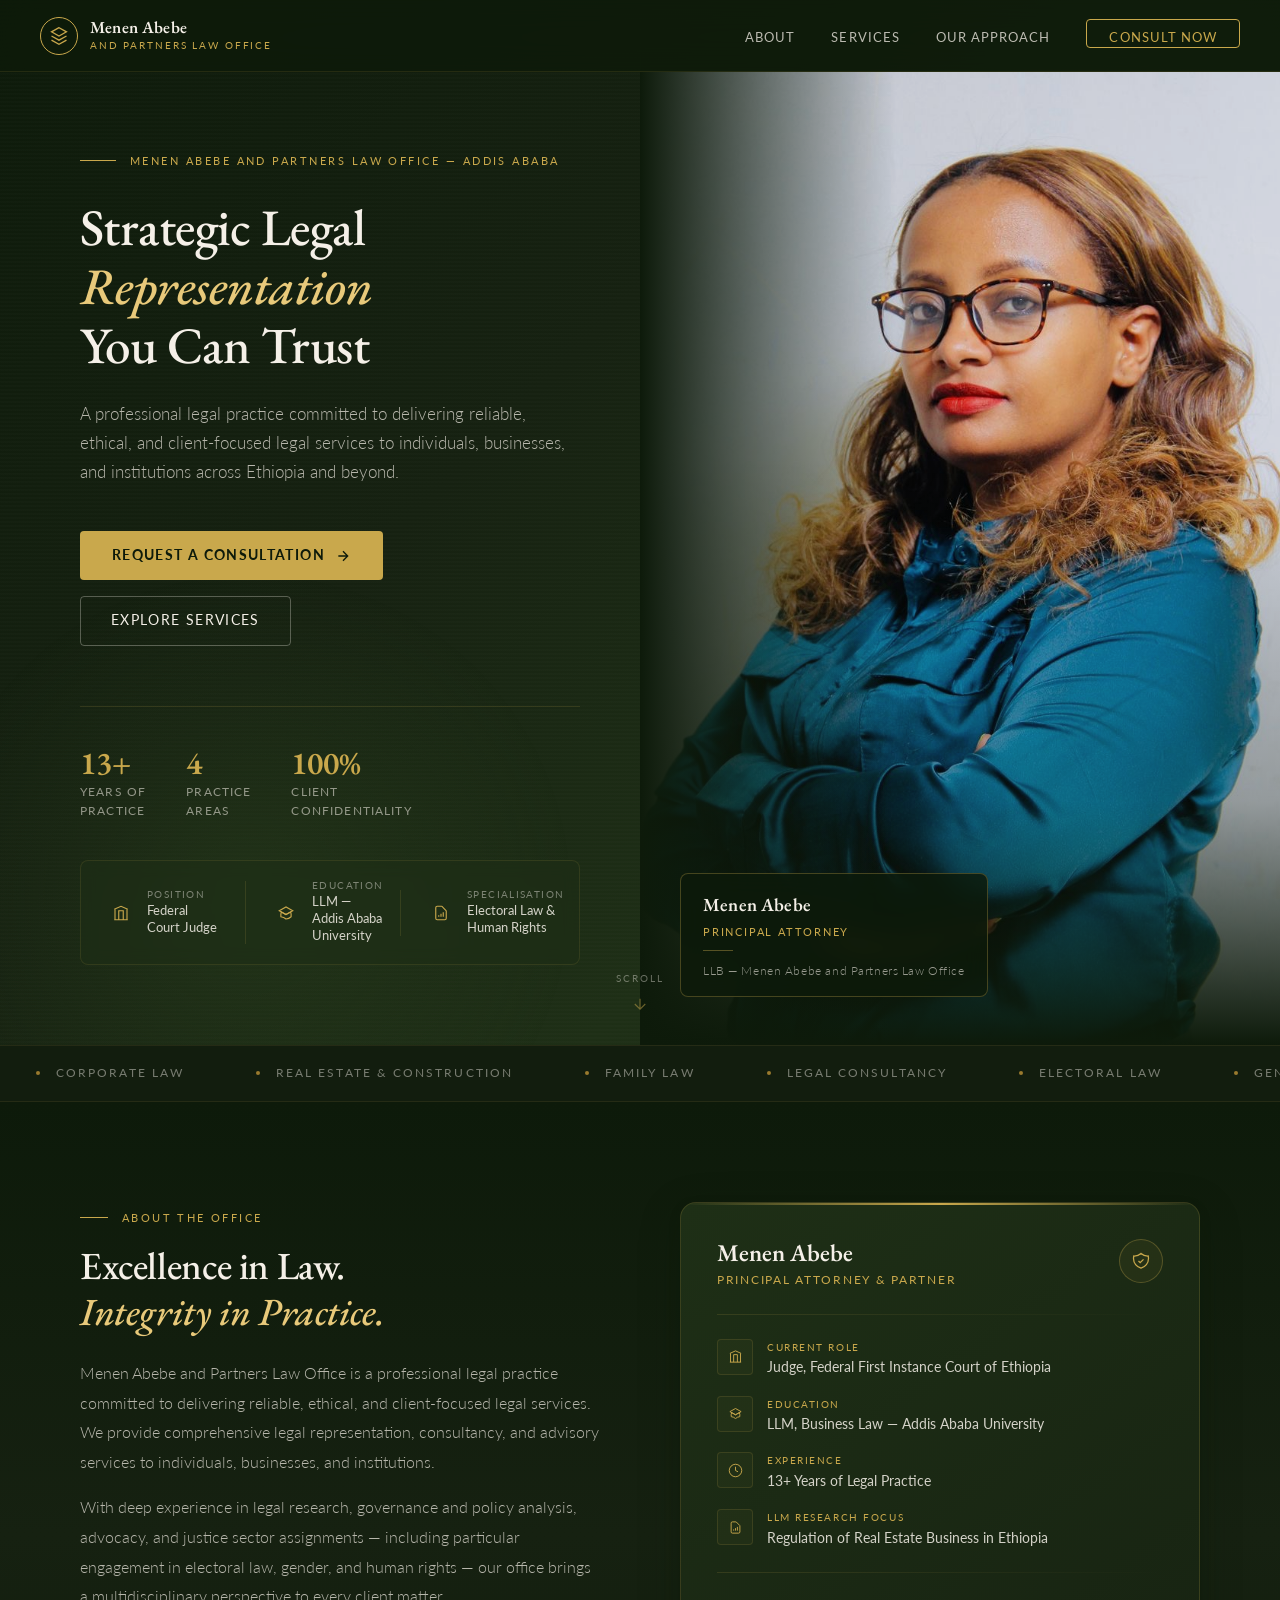
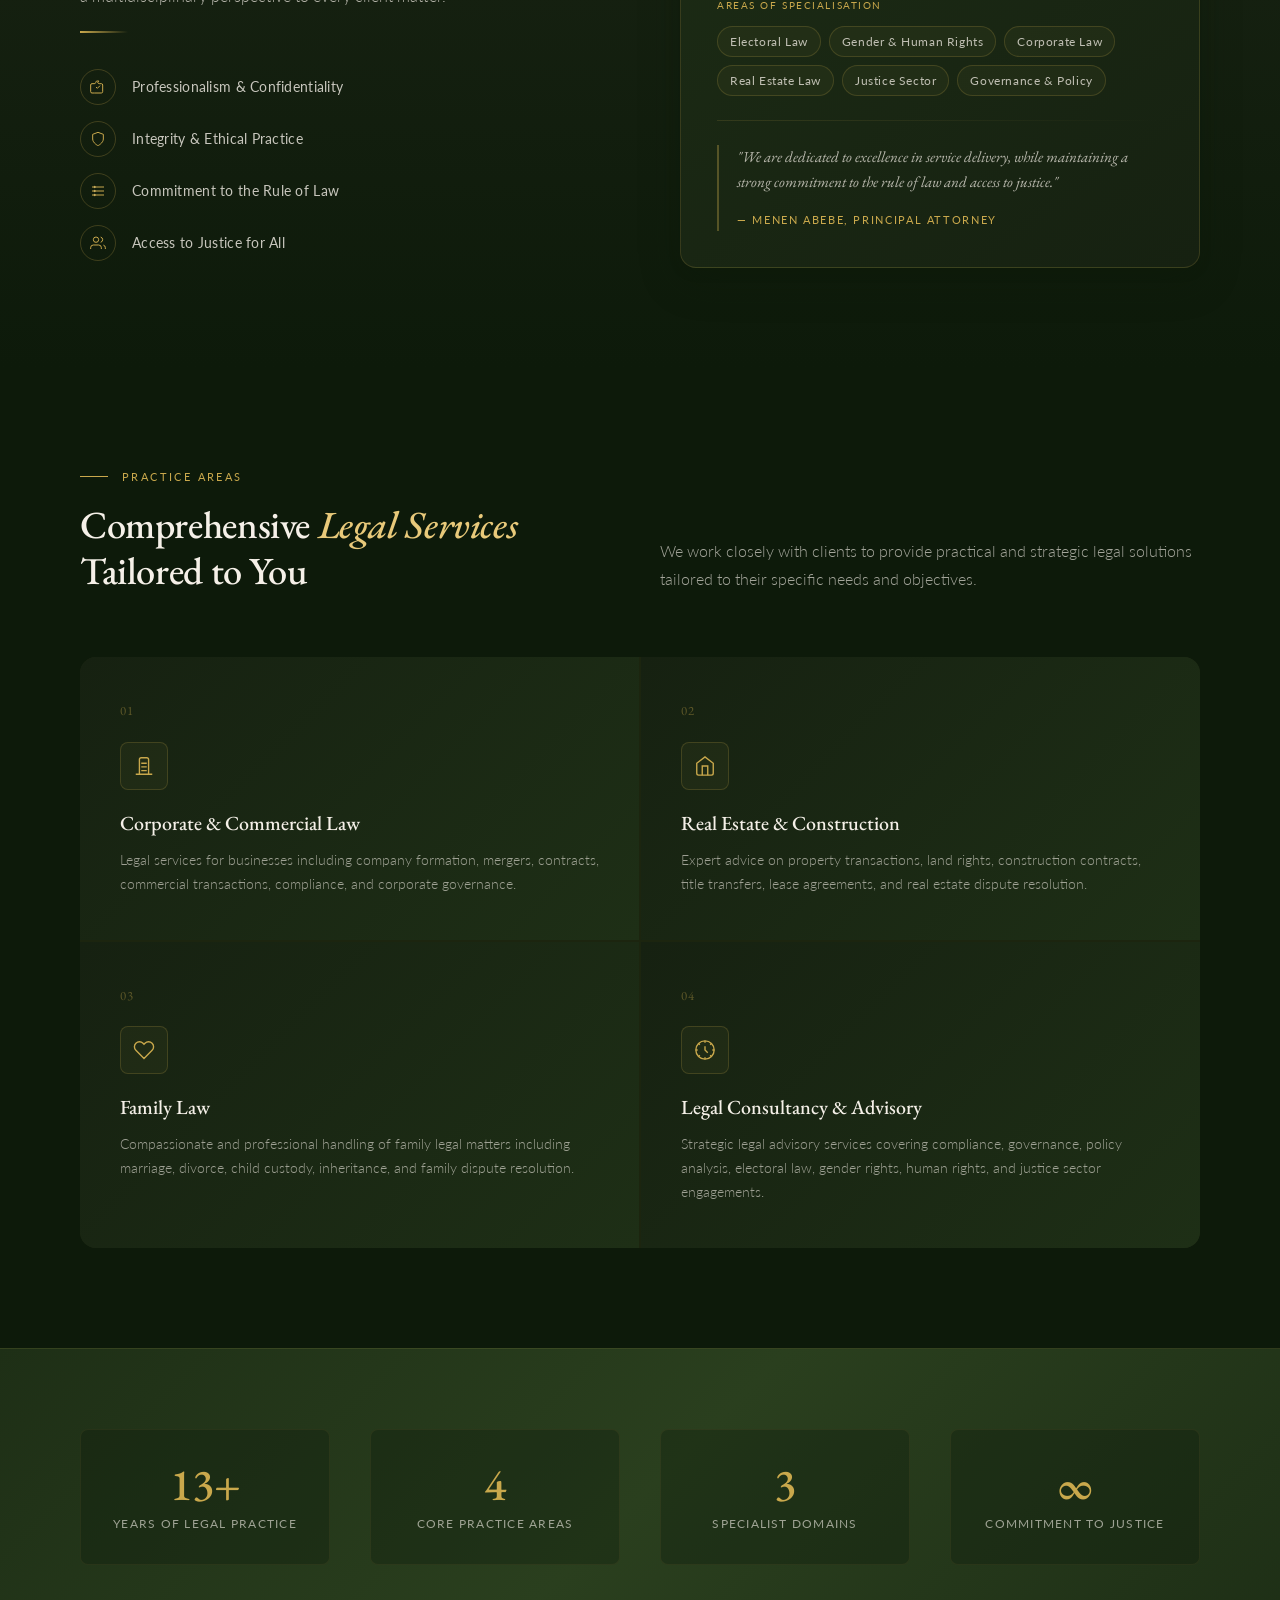
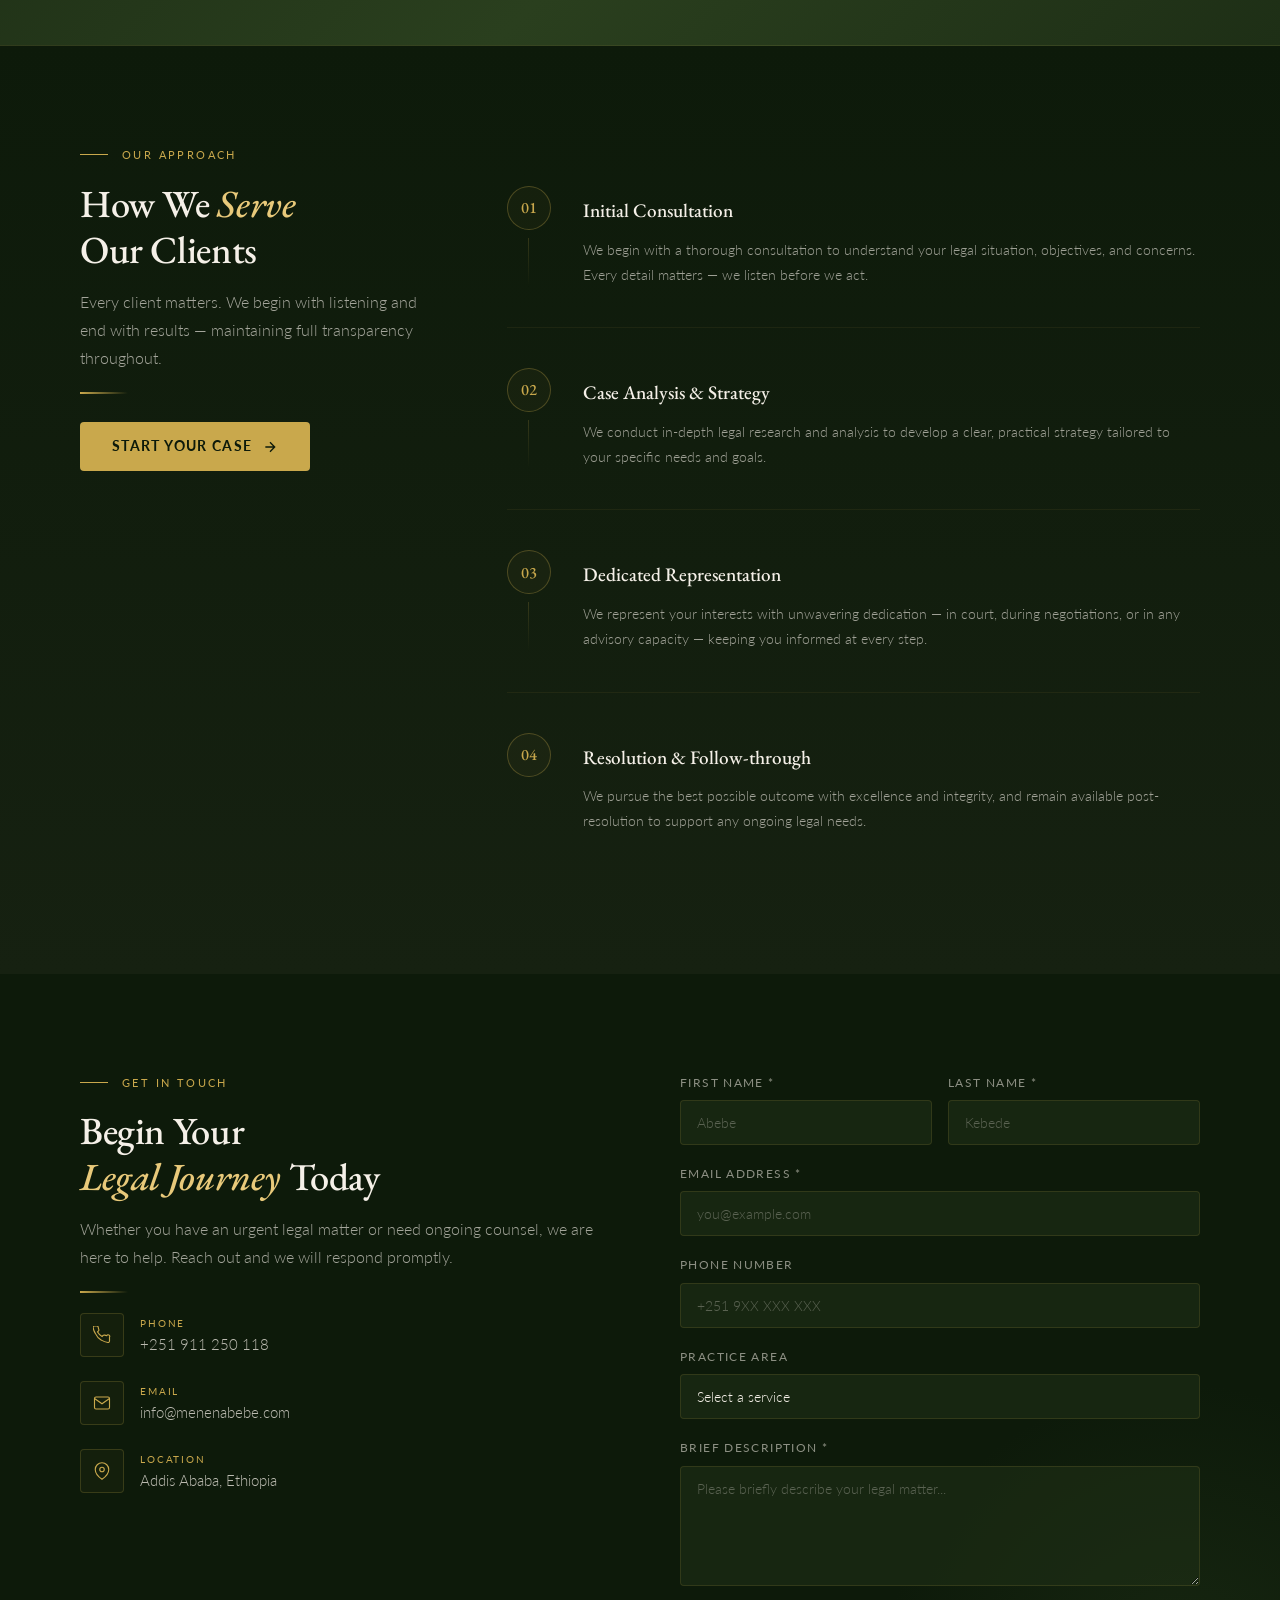
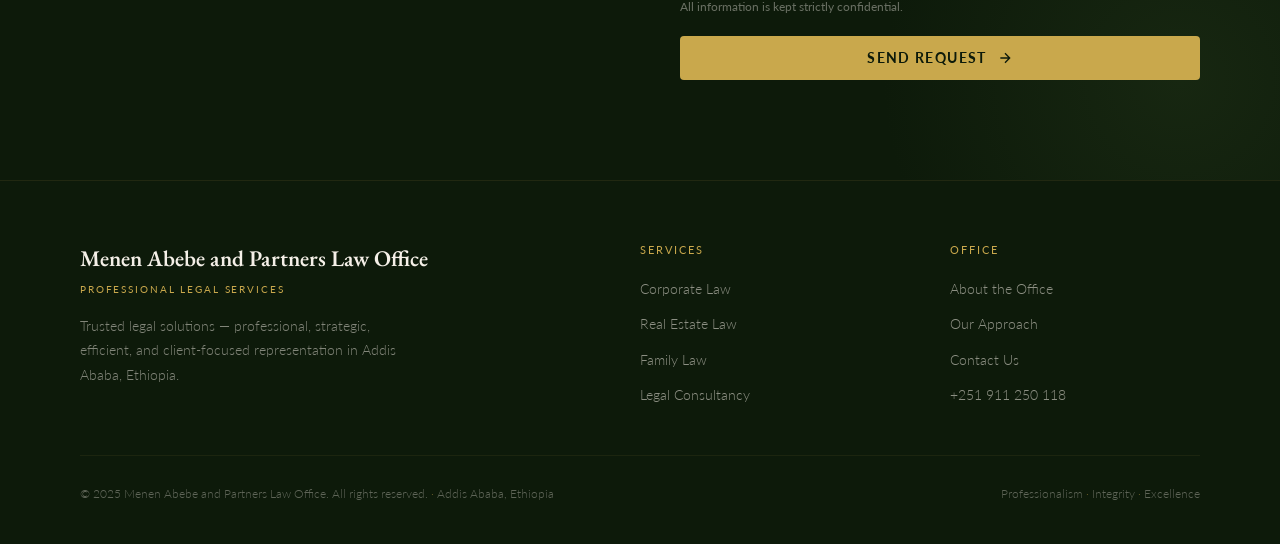
<file: index.html>
<!DOCTYPE html>

<html lang="en">
<head>
<meta charset="utf-8"/>
<meta content="width=device-width, initial-scale=1.0" name="viewport"/>
<title>Menen Abebe and Partners Law Office — Professional Legal Services</title>
<link href="https://fonts.googleapis.com" rel="preconnect"/>
<link crossorigin="" href="https://fonts.gstatic.com" rel="preconnect"/>
<link href="https://fonts.googleapis.com/css2?family=EB+Garamond:ital,wght@0,400;0,500;0,600;0,700;1,400;1,500&amp;family=Lato:wght@300;400;700&amp;display=swap" rel="stylesheet"/>

<link href="styles.css" rel="stylesheet"/></head>
<body>
<a class="skip-link" href="#main">Skip to main content</a>
<!-- NAVBAR -->
<nav aria-label="Main navigation" id="navbar" role="navigation">
<a aria-label="Menen Abebe and Partners Law Office - Home" class="nav-brand" href="#hero">
<div aria-hidden="true" class="nav-brand-icon">
<svg aria-hidden="true" viewbox="0 0 24 24">
<path d="M12 2L3 7l9 5 9-5-9-5z"></path>
<path d="M3 17l9 5 9-5M3 12l9 5 9-5"></path>
</svg>
</div>
<div class="nav-brand-text">
<span class="nav-brand-name">Menen Abebe</span>
<span class="nav-brand-sub">and Partners Law Office</span>
</div>
</a>
<ul class="nav-links" role="list">
<li><a href="#about">About</a></li>
<li><a href="#services">Services</a></li>
<li><a href="#approach">Our Approach</a></li>
<li><a class="nav-cta" href="#contact">Consult Now</a></li>
</ul>
<button aria-expanded="false" aria-label="Toggle mobile menu" class="nav-toggle" id="navToggle">
<span></span><span></span><span></span>
</button>
</nav>
<!-- MOBILE NAV -->
<div aria-label="Mobile navigation" class="mobile-nav" id="mobileNav" role="navigation">
<a href="#about" onclick="closeMobileNav()">About</a>
<a href="#services" onclick="closeMobileNav()">Services</a>
<a href="#approach" onclick="closeMobileNav()">Our Approach</a>
<a href="#contact" onclick="closeMobileNav()">Consult Now</a>
</div>
<main id="main">
<!-- HERO -->
<section aria-label="Hero section" id="hero">
<div aria-hidden="true" class="hero-bg"></div>
<div aria-hidden="true" class="hero-arc"></div>
<div aria-hidden="true" class="hero-arc-2"></div>
<div aria-hidden="true" class="hero-line"></div>
<div class="hero-content">
<div class="hero-eyebrow fade-in">
<div class="hero-eyebrow-line"></div>
<span class="hero-eyebrow-text">Menen Abebe and Partners Law Office — Addis Ababa</span>
</div>
<h1 class="hero-heading fade-in delay-1">
      Strategic Legal <em>Representation</em><br/>
      You Can Trust
    </h1>
<p class="hero-desc fade-in delay-2">
      A professional legal practice committed to delivering reliable, ethical,
      and client-focused legal services to individuals, businesses, and institutions
      across Ethiopia and beyond.
    </p>
<div class="hero-actions fade-in delay-3">
<a aria-label="Schedule a consultation" class="btn-primary" href="#contact">
        Request a Consultation
        <svg aria-hidden="true" viewbox="0 0 24 24"><path d="M5 12h14M12 5l7 7-7 7"></path></svg>
</a>
<a class="btn-outline" href="#services">
        Explore Services
      </a>
</div>
<div class="hero-stats fade-in delay-4">
<div class="hero-stat">
<div class="hero-stat-num">13+</div>
<div class="hero-stat-label">Years of<br/>Practice</div>
</div>
<div class="hero-stat">
<div class="hero-stat-num">4</div>
<div class="hero-stat-label">Practice<br/>Areas</div>
</div>
<div class="hero-stat">
<div class="hero-stat-num">100%</div>
<div class="hero-stat-label">Client<br/>Confidentiality</div>
</div>
</div>
<!-- CREDENTIALS BAR -->
<div class="credentials-bar fade-in delay-5">
<div class="cred-bar-item">
<div class="cred-bar-icon">
<svg aria-hidden="true" viewbox="0 0 24 24"><path d="M3 21h18M3 7l9-4 9 4M4 7v14M20 7v14M9 21V9h6v12"></path></svg>
</div>
<div class="cred-bar-text">
<div class="cred-bar-label">Position</div>
<div class="cred-bar-value">Federal Court Judge</div>
</div>
</div>
<div class="cred-bar-item">
<div class="cred-bar-icon">
<svg aria-hidden="true" viewbox="0 0 24 24"><path d="M12 14l9-5-9-5-9 5 9 5z"></path><path d="M12 14l6.16-3.422a12.083 12.083 0 01.665 6.479A11.952 11.952 0 0112 20.055a11.952 11.952 0 00-6.824-2.998 12.078 12.078 0 01.665-6.479L12 14z"></path></svg>
</div>
<div class="cred-bar-text">
<div class="cred-bar-label">Education</div>
<div class="cred-bar-value">LLM — Addis Ababa University</div>
</div>
</div>
<div class="cred-bar-item">
<div class="cred-bar-icon">
<svg aria-hidden="true" viewbox="0 0 24 24"><path d="M9 17v-2m3 2v-4m3 4v-6m2 10H7a2 2 0 01-2-2V5a2 2 0 012-2h5.586a1 1 0 01.707.293l5.414 5.414a1 1 0 01.293.707V19a2 2 0 01-2 2z"></path></svg>
</div>
<div class="cred-bar-text">
<div class="cred-bar-label">Specialisation</div>
<div class="cred-bar-value">Electoral Law &amp; Human Rights</div>
</div>
</div>
</div>
</div>
<!-- PHOTO SIDE -->
<div class="hero-photo-side">
<div class="hero-photo-frame">
<img alt="Menen Abebe, principal attorney at Menen Abebe and Partners Law Office" class="hero-photo" height="1280" loading="eager" src="[data-uri]" width="857"/>
</div>
<div class="hero-photo-badge fade-in delay-5">
<div class="hero-photo-badge-name">Menen Abebe</div>
<div class="hero-photo-badge-title">Principal Attorney</div>
<div class="hero-photo-badge-divider"></div>
<div class="hero-photo-badge-sub">LLB — Menen Abebe and Partners Law Office</div>
</div>
</div>
<div class="scroll-indicator" onclick="document.getElementById('about').scrollIntoView({behavior:'smooth'})">
<span>Scroll</span>
<svg aria-hidden="true" viewbox="0 0 24 24"><path d="M12 5v14M5 12l7 7 7-7"></path></svg>
</div>
</section>
<!-- MARQUEE -->
<div aria-hidden="true" class="marquee-section" role="presentation">
<div class="marquee-track">
<span class="marquee-item"><span class="marquee-dot"></span>Corporate Law</span><span class="marquee-item"><span class="marquee-dot"></span>Real Estate &amp; Construction</span><span class="marquee-item"><span class="marquee-dot"></span>Family Law</span><span class="marquee-item"><span class="marquee-dot"></span>Legal Consultancy</span><span class="marquee-item"><span class="marquee-dot"></span>Electoral Law</span><span class="marquee-item"><span class="marquee-dot"></span>Gender &amp; Human Rights</span><span class="marquee-item"><span class="marquee-dot"></span>Contract Drafting</span><span class="marquee-item"><span class="marquee-dot"></span>Dispute Resolution</span><span class="marquee-item"><span class="marquee-dot"></span>Governance &amp; Policy</span><span class="marquee-item"><span class="marquee-dot"></span>Legal Research &amp; Advocacy</span><span class="marquee-item"><span class="marquee-dot"></span>Corporate Law</span><span class="marquee-item"><span class="marquee-dot"></span>Real Estate &amp; Construction</span><span class="marquee-item"><span class="marquee-dot"></span>Family Law</span><span class="marquee-item"><span class="marquee-dot"></span>Legal Consultancy</span><span class="marquee-item"><span class="marquee-dot"></span>Electoral Law</span><span class="marquee-item"><span class="marquee-dot"></span>Gender &amp; Human Rights</span><span class="marquee-item"><span class="marquee-dot"></span>Contract Drafting</span><span class="marquee-item"><span class="marquee-dot"></span>Dispute Resolution</span><span class="marquee-item"><span class="marquee-dot"></span>Governance &amp; Policy</span><span class="marquee-item"><span class="marquee-dot"></span>Legal Research &amp; Advocacy</span>
</div>
</div>
<!-- ABOUT -->
<section aria-labelledby="about-heading" id="about">
<div class="section-inner">
<div class="about-grid">
<div class="about-text">
<div class="section-eyebrow fade-in-left">
<div class="section-eyebrow-line"></div>
<span class="section-eyebrow-text">About the Office</span>
</div>
<h2 class="section-title fade-in-left delay-1" id="about-heading">
          Excellence in Law.<br/><em>Integrity in Practice.</em>
</h2>
<p class="about-body fade-in-left delay-2">
          Menen Abebe and Partners Law Office is a professional legal practice committed to delivering
          reliable, ethical, and client-focused legal services. We provide comprehensive
          legal representation, consultancy, and advisory services to individuals,
          businesses, and institutions.
        </p>
<p class="about-body fade-in-left delay-3">
          With deep experience in legal research, governance and policy analysis, advocacy,
          and justice sector assignments — including particular engagement in electoral law,
          gender, and human rights — our office brings a multidisciplinary perspective to
          every client matter.
        </p>
<div class="gold-divider fade-in-left delay-3"></div>
<div class="about-pillars fade-in-left delay-4">
<div class="pillar">
<div class="pillar-icon">
<svg aria-hidden="true" viewbox="0 0 24 24"><path d="M9 12l2 2 4-4M7 21h10a2 2 0 002-2V9a2 2 0 00-2-2h-3.27a2 2 0 01-1.94-1.49l-.27-1.02A2 2 0 0013.27 3H10.73a2 2 0 00-1.94 1.49l-.27 1.02A2 2 0 016.27 7H3a2 2 0 00-2 2v10a2 2 0 002 2z"></path></svg>
</div>
<span class="pillar-text">Professionalism &amp; Confidentiality</span>
</div>
<div class="pillar">
<div class="pillar-icon">
<svg aria-hidden="true" viewbox="0 0 24 24"><path d="M12 22s8-4 8-10V5l-8-3-8 3v7c0 6 8 10 8 10z"></path></svg>
</div>
<span class="pillar-text">Integrity &amp; Ethical Practice</span>
</div>
<div class="pillar">
<div class="pillar-icon">
<svg aria-hidden="true" viewbox="0 0 24 24"><path d="M3 6h18M3 12h18M3 18h18"></path><circle cx="7" cy="6" fill="currentColor" r="1"></circle><circle cx="7" cy="12" fill="currentColor" r="1"></circle><circle cx="7" cy="18" fill="currentColor" r="1"></circle></svg>
</div>
<span class="pillar-text">Commitment to the Rule of Law</span>
</div>
<div class="pillar">
<div class="pillar-icon">
<svg aria-hidden="true" viewbox="0 0 24 24"><path d="M17 21v-2a4 4 0 00-4-4H5a4 4 0 00-4 4v2"></path><circle cx="9" cy="7" r="4"></circle><path d="M23 21v-2a4 4 0 00-3-3.87M16 3.13a4 4 0 010 7.75"></path></svg>
</div>
<span class="pillar-text">Access to Justice for All</span>
</div>
</div>
</div>
<div class="about-visual fade-in-right delay-2">
<!-- ATTORNEY CREDENTIALS CARD -->
<div class="credentials-card">
<div class="cred-header">
<div class="cred-header-text">
<div class="cred-name">Menen Abebe</div>
<div class="cred-title">Principal Attorney &amp; Partner</div>
</div>
<div class="cred-badge">
<svg aria-hidden="true" fill="none" stroke="currentColor" stroke-width="1.5" viewbox="0 0 24 24"><path d="M9 12l2 2 4-4m5.618-4.016A11.955 11.955 0 0112 2.944a11.955 11.955 0 01-8.618 3.04A12.02 12.02 0 003 9c0 5.591 3.824 10.29 9 11.622 5.176-1.332 9-6.03 9-11.622 0-1.042-.133-2.052-.382-3.016z"></path></svg>
</div>
</div>
<div class="cred-divider"></div>
<div class="cred-credentials">
<div class="cred-item">
<div class="cred-item-icon">
<svg aria-hidden="true" fill="none" stroke="currentColor" stroke-width="1.5" viewbox="0 0 24 24"><path d="M3 21h18M3 7l9-4 9 4M4 7v14M20 7v14M9 21V9h6v12"></path></svg>
</div>
<div class="cred-item-content">
<div class="cred-item-label">Current Role</div>
<div class="cred-item-value">Judge, Federal First Instance Court of Ethiopia</div>
</div>
</div>
<div class="cred-item">
<div class="cred-item-icon">
<svg aria-hidden="true" fill="none" stroke="currentColor" stroke-width="1.5" viewbox="0 0 24 24"><path d="M12 14l9-5-9-5-9 5 9 5z"></path><path d="M12 14l6.16-3.422a12.083 12.083 0 01.665 6.479A11.952 11.952 0 0012 20.055a11.952 11.952 0 00-6.824-2.998 12.078 12.078 0 01.665-6.479L12 14z"></path></svg>
</div>
<div class="cred-item-content">
<div class="cred-item-label">Education</div>
<div class="cred-item-value">LLM, Business Law — Addis Ababa University</div>
</div>
</div>
<div class="cred-item">
<div class="cred-item-icon">
<svg aria-hidden="true" fill="none" stroke="currentColor" stroke-width="1.5" viewbox="0 0 24 24"><circle cx="12" cy="12" r="10"></circle><path d="M12 6v6l4 2"></path></svg>
</div>
<div class="cred-item-content">
<div class="cred-item-label">Experience</div>
<div class="cred-item-value">13+ Years of Legal Practice</div>
</div>
</div>
<div class="cred-item">
<div class="cred-item-icon">
<svg aria-hidden="true" fill="none" stroke="currentColor" stroke-width="1.5" viewbox="0 0 24 24"><path d="M9 17v-2m3 2v-4m3 4v-6m2 10H7a2 2 0 01-2-2V5a2 2 0 012-2h5.586a1 1 0 01.707.293l5.414 5.414a1 1 0 01.293.707V19a2 2 0 01-2 2z"></path></svg>
</div>
<div class="cred-item-content">
<div class="cred-item-label">LLM Research Focus</div>
<div class="cred-item-value">Regulation of Real Estate Business in Ethiopia</div>
</div>
</div>
</div>
<div class="cred-divider"></div>
<div class="cred-specialisms">
<div class="cred-specialisms-label">Areas of Specialisation</div>
<div class="cred-tags">
<span class="cred-tag">Electoral Law</span>
<span class="cred-tag">Gender &amp; Human Rights</span>
<span class="cred-tag">Corporate Law</span>
<span class="cred-tag">Real Estate Law</span>
<span class="cred-tag">Justice Sector</span>
<span class="cred-tag">Governance &amp; Policy</span>
</div>
</div>
<div class="cred-divider"></div>
<blockquote class="cred-quote">
<p>"We are dedicated to excellence in service delivery, while maintaining a strong commitment to the rule of law and access to justice."</p>
<cite>— Menen Abebe, Principal Attorney</cite>
</blockquote>
</div>
</div> </div>
</div>

</section>
<!-- SERVICES -->
<section aria-labelledby="services-heading" id="services">
<div class="section-inner">
<div class="services-header">
<div>
<div class="section-eyebrow fade-in">
<div class="section-eyebrow-line"></div>
<span class="section-eyebrow-text">Practice Areas</span>
</div>
<h2 class="section-title fade-in delay-1" id="services-heading">
          Comprehensive <em>Legal Services</em><br/>Tailored to You
        </h2>
</div>
<p class="section-subtitle fade-in delay-2">
        We work closely with clients to provide practical and strategic legal solutions
        tailored to their specific needs and objectives.
      </p>
</div>
<div class="services-grid">
<!-- Corporate Law -->
<div class="service-card fade-in">
<div class="service-num">01</div>
<div class="service-icon">
<svg aria-hidden="true" viewbox="0 0 24 24"><path d="M3 21h18M9 3h6a2 2 0 012 2v16H7V5a2 2 0 012-2zM9 9h6M9 13h6M9 17h6"></path></svg>
</div>
<h3 class="service-name">Corporate &amp; Commercial Law</h3>
<p class="service-desc">
          Legal services for businesses including company formation, mergers, contracts,
          commercial transactions, compliance, and corporate governance.
        </p>
<div aria-hidden="true" class="service-arrow">
<svg viewbox="0 0 24 24"><path d="M5 12h14M12 5l7 7-7 7"></path></svg>
</div>
</div>
<!-- Real Estate -->
<div class="service-card fade-in delay-1">
<div class="service-num">02</div>
<div class="service-icon">
<svg aria-hidden="true" viewbox="0 0 24 24"><path d="M3 9l9-7 9 7v11a2 2 0 01-2 2H5a2 2 0 01-2-2z"></path><polyline points="9,22 9,12 15,12 15,22"></polyline></svg>
</div>
<h3 class="service-name">Real Estate &amp; Construction</h3>
<p class="service-desc">
          Expert advice on property transactions, land rights, construction contracts,
          title transfers, lease agreements, and real estate dispute resolution.
        </p>
<div aria-hidden="true" class="service-arrow">
<svg viewbox="0 0 24 24"><path d="M5 12h14M12 5l7 7-7 7"></path></svg>
</div>
</div>
<!-- Family Law -->
<div class="service-card fade-in delay-2">
<div class="service-num">03</div>
<div class="service-icon">
<svg aria-hidden="true" viewbox="0 0 24 24"><path d="M20.84 4.61a5.5 5.5 0 00-7.78 0L12 5.67l-1.06-1.06a5.5 5.5 0 00-7.78 7.78l1.06 1.06L12 21.23l7.78-7.78 1.06-1.06a5.5 5.5 0 000-7.78z"></path></svg>
</div>
<h3 class="service-name">Family Law</h3>
<p class="service-desc">
          Compassionate and professional handling of family legal matters including
          marriage, divorce, child custody, inheritance, and family dispute resolution.
        </p>
<div aria-hidden="true" class="service-arrow">
<svg viewbox="0 0 24 24"><path d="M5 12h14M12 5l7 7-7 7"></path></svg>
</div>
</div>
<!-- Consultancy -->
<div class="service-card fade-in delay-3">
<div class="service-num">04</div>
<div class="service-icon">
<svg aria-hidden="true" viewbox="0 0 24 24"><circle cx="12" cy="12" r="10"></circle><path d="M12 8v4l3 3M12 2v2M12 20v2M4.93 4.93l1.41 1.41M17.66 17.66l1.41 1.41M2 12h2M20 12h2M6.34 17.66l-1.41 1.41M19.07 4.93l-1.41 1.41"></path></svg>
</div>
<h3 class="service-name">Legal Consultancy &amp; Advisory</h3>
<p class="service-desc">
          Strategic legal advisory services covering compliance, governance, policy analysis,
          electoral law, gender rights, human rights, and justice sector engagements.
        </p>
<div aria-hidden="true" class="service-arrow">
<svg viewbox="0 0 24 24"><path d="M5 12h14M12 5l7 7-7 7"></path></svg>
</div>
</div>
</div>
</div>
</section>
<!-- EXPERTISE STATS -->
<section aria-label="Expertise and credentials" id="expertise">
<div class="expertise-inner">
<div class="expertise-grid">
<div class="expertise-item fade-in">
<div class="expertise-number">13+</div>
<div class="expertise-label">Years of Legal Practice</div>
</div>
<div class="expertise-item fade-in delay-1">
<div class="expertise-number">4</div>
<div class="expertise-label">Core Practice Areas</div>
</div>
<div class="expertise-item fade-in delay-2">
<div class="expertise-number">3</div>
<div class="expertise-label">Specialist Domains</div>
</div>
<div class="expertise-item fade-in delay-3">
<div class="expertise-number">∞</div>
<div class="expertise-label">Commitment to Justice</div>
</div>
</div>
</div>
</section>
<!-- APPROACH -->
<section aria-labelledby="approach-heading" id="approach">
<div class="section-inner">
<div class="approach-layout">
<div class="approach-sticky">
<div class="section-eyebrow fade-in-left">
<div class="section-eyebrow-line"></div>
<span class="section-eyebrow-text">Our Approach</span>
</div>
<h2 class="section-title fade-in-left delay-1" id="approach-heading">
          How We <em>Serve</em><br/>Our Clients
        </h2>
<p class="section-subtitle fade-in-left delay-2">
          Every client matters. We begin with listening and end with results —
          maintaining full transparency throughout.
        </p>
<div class="gold-divider fade-in-left delay-2"></div>
<a class="btn-primary fade-in-left delay-3" href="#contact" style="margin-top:8px; display:inline-flex;">
          Start Your Case
          <svg aria-hidden="true" viewbox="0 0 24 24"><path d="M5 12h14M12 5l7 7-7 7"></path></svg>
</a>
</div>
<div class="approach-steps">
<div class="step fade-in delay-1">
<div class="step-number-col">
<div aria-hidden="true" class="step-num">01</div>
<div aria-hidden="true" class="step-connector"></div>
</div>
<div class="step-content">
<h3 class="step-title">Initial Consultation</h3>
<p class="step-desc">
              We begin with a thorough consultation to understand your legal situation,
              objectives, and concerns. Every detail matters — we listen before we act.
            </p>
</div>
</div>
<div class="step fade-in delay-2">
<div class="step-number-col">
<div aria-hidden="true" class="step-num">02</div>
<div aria-hidden="true" class="step-connector"></div>
</div>
<div class="step-content">
<h3 class="step-title">Case Analysis &amp; Strategy</h3>
<p class="step-desc">
              We conduct in-depth legal research and analysis to develop a clear,
              practical strategy tailored to your specific needs and goals.
            </p>
</div>
</div>
<div class="step fade-in delay-3">
<div class="step-number-col">
<div aria-hidden="true" class="step-num">03</div>
<div aria-hidden="true" class="step-connector"></div>
</div>
<div class="step-content">
<h3 class="step-title">Dedicated Representation</h3>
<p class="step-desc">
              We represent your interests with unwavering dedication — in court,
              during negotiations, or in any advisory capacity — keeping you informed
              at every step.
            </p>
</div>
</div>
<div class="step fade-in delay-4">
<div class="step-number-col">
<div aria-hidden="true" class="step-num">04</div>
</div>
<div class="step-content">
<h3 class="step-title">Resolution &amp; Follow-through</h3>
<p class="step-desc">
              We pursue the best possible outcome with excellence and integrity,
              and remain available post-resolution to support any ongoing legal needs.
            </p>
</div>
</div>
</div>
</div>
</div>
</section>
<!-- CONTACT -->
<section aria-labelledby="contact-heading" id="contact">
<div class="contact-inner">
<div class="contact-grid">
<div class="contact-info">
<div class="section-eyebrow fade-in-left">
<div class="section-eyebrow-line"></div>
<span class="section-eyebrow-text">Get in Touch</span>
</div>
<h2 class="section-title fade-in-left delay-1" id="contact-heading">
          Begin Your<br/><em>Legal Journey</em> Today
        </h2>
<p class="section-subtitle fade-in-left delay-2">
          Whether you have an urgent legal matter or need ongoing counsel,
          we are here to help. Reach out and we will respond promptly.
        </p>
<div class="gold-divider fade-in-left delay-2"></div>
<div class="fade-in-left delay-3">
<div class="contact-detail">
<div class="contact-detail-icon">
<svg aria-hidden="true" viewbox="0 0 24 24"><path d="M22 16.92v3a2 2 0 01-2.18 2 19.79 19.79 0 01-8.63-3.07A19.5 19.5 0 013.07 9.81 19.79 19.79 0 01.01 1.18 2 2 0 012 0h3a2 2 0 012 1.72 12.84 12.84 0 00.7 2.81 2 2 0 01-.45 2.11L6.09 7.91a16 16 0 006 6l1.27-1.27a2 2 0 012.11-.45 12.84 12.84 0 002.81.7A2 2 0 0122 14.92v2z"></path></svg>
</div>
<div>
<div class="contact-detail-label">Phone</div>
<div class="contact-detail-text">
<a href="tel:+251911250118" style="color:inherit;text-decoration:none;">+251 911 250 118</a>
</div>
</div>
</div>
<div class="contact-detail">
<div class="contact-detail-icon">
<svg aria-hidden="true" viewbox="0 0 24 24"><path d="M4 4h16c1.1 0 2 .9 2 2v12c0 1.1-.9 2-2 2H4c-1.1 0-2-.9-2-2V6c0-1.1.9-2 2-2z"></path><polyline points="22,6 12,13 2,6"></polyline></svg>
</div>
<div>
<div class="contact-detail-label">Email</div>
<div class="contact-detail-text">info@menenabebe.com</div>
</div>
</div>
<div class="contact-detail">
<div class="contact-detail-icon">
<svg aria-hidden="true" viewbox="0 0 24 24"><path d="M21 10c0 7-9 13-9 13s-9-6-9-13a9 9 0 0118 0z"></path><circle cx="12" cy="10" r="3"></circle></svg>
</div>
<div>
<div class="contact-detail-label">Location</div>
<div class="contact-detail-text">Addis Ababa, Ethiopia</div>
</div>
</div>
</div>
</div>
<div class="fade-in-right delay-2">
<form aria-label="Contact form" class="contact-form" novalidate="" onsubmit="handleSubmit(event)">
<div class="form-row">
<div class="form-group">
<label for="fname">First Name <span aria-label="required">*</span></label>
<input autocomplete="given-name" id="fname" name="fname" placeholder="Abebe" required="" type="text"/>
</div>
<div class="form-group">
<label for="lname">Last Name <span aria-label="required">*</span></label>
<input autocomplete="family-name" id="lname" name="lname" placeholder="Kebede" required="" type="text"/>
</div>
</div>
<div class="form-group">
<label for="email">Email Address <span aria-label="required">*</span></label>
<input autocomplete="email" id="email" name="email" placeholder="you@example.com" required="" type="email"/>
</div>
<div class="form-group">
<label for="phone">Phone Number</label>
<input autocomplete="tel" id="phone" name="phone" placeholder="+251 9XX XXX XXX" type="tel"/>
</div>
<div class="form-group">
<label for="service">Practice Area</label>
<select aria-label="Select practice area" id="service" name="service">
<option disabled="" selected="" value="">Select a service</option>
<option>Corporate &amp; Commercial Law</option>
<option>Real Estate &amp; Construction Law</option>
<option>Family Law</option>
<option>Legal Consultancy &amp; Advisory</option>
<option>Other</option>
</select>
</div>
<div class="form-group">
<label for="message">Brief Description <span aria-label="required">*</span></label>
<textarea aria-describedby="message-hint" id="message" name="message" placeholder="Please briefly describe your legal matter..." required=""></textarea>
<span id="message-hint" style="font-size:0.72rem;color:rgba(245,240,232,0.4);margin-top:4px;">All information is kept strictly confidential.</span>
</div>
<button aria-label="Send consultation request" class="btn-primary" style="width:100%;justify-content:center;" type="submit">
            Send Request
            <svg aria-hidden="true" viewbox="0 0 24 24"><path d="M5 12h14M12 5l7 7-7 7"></path></svg>
</button>
</form>
<div aria-live="polite" id="form-success" role="alert" style="display:none;padding:20px;background:rgba(74,102,50,0.2);border:1px solid rgba(201,168,76,0.3);border-radius:8px;margin-top:16px;font-family:var(--font-sans);font-size:0.9rem;color:rgba(245,240,232,0.85);text-align:center;">
          ✓ Your message has been received. We will be in touch shortly.
        </div>
</div>
</div>
</div>
</section>
</main>
<!-- FOOTER -->
<footer>
<div class="footer-inner">
<div class="footer-top">
<div class="footer-brand">
<div class="footer-brand-name">Menen Abebe and Partners Law Office</div>
<div class="footer-brand-tag">Professional Legal Services</div>
<p class="footer-brand-desc">
          Trusted legal solutions — professional, strategic, efficient,
          and client-focused representation in Addis Ababa, Ethiopia.
        </p>
</div>
<div>
<div class="footer-col-title">Services</div>
<ul class="footer-links" role="list">
<li><a href="#services">Corporate Law</a></li>
<li><a href="#services">Real Estate Law</a></li>
<li><a href="#services">Family Law</a></li>
<li><a href="#services">Legal Consultancy</a></li>
</ul>
</div>
<div>
<div class="footer-col-title">Office</div>
<ul class="footer-links" role="list">
<li><a href="#about">About the Office</a></li>
<li><a href="#approach">Our Approach</a></li>
<li><a href="#contact">Contact Us</a></li>
<li><a href="tel:+251911250118">+251 911 250 118</a></li>
</ul>
</div>
</div>
<div class="footer-bottom">
<p class="footer-bottom-text">
        © 2025 Menen Abebe and Partners Law Office. All rights reserved.
        <span class="footer-bottom-gold"> · </span>
        Addis Ababa, Ethiopia
      </p>
<p class="footer-bottom-text">
        Professionalism <span class="footer-bottom-gold">·</span>
        Integrity <span class="footer-bottom-gold">·</span>
        Excellence
      </p>
</div>
</div>
</footer>

<script src="script.js"></script></body>
</html>
</file>
<file: styles.css>
:root {
    --olive-950: #0d1a0a;
    --olive-900: #162111;
    --olive-800: #1e2f16;
    --olive-700: #2a3f1e;
    --olive-600: #374f27;
    --olive-500: #4a6632;
    --olive-400: #607d43;
    --olive-300: #7e9a5f;
    --olive-200: #a8bc8e;
    --olive-100: #d4e0c4;
    --olive-50:  #f0f5ea;
    --gold:      #c9a84c;
    --gold-light:#e8c97a;
    --gold-dark: #9a7a2e;
    --cream:     #f5f0e8;
    --white:     #ffffff;
    --text-dark: #0f1a0c;
    --text-mid:  #2e3d26;
    --text-muted:#6b7c5e;

    --font-serif: 'EB Garamond', Georgia, serif;
    --font-sans:  'Lato', system-ui, sans-serif;

    --transition: 250ms cubic-bezier(0.4,0,0.2,1);
    --radius-sm:  4px;
    --radius-md:  8px;
    --radius-lg:  16px;
    --shadow-sm:  0 1px 3px rgba(13,26,10,0.15), 0 1px 2px rgba(13,26,10,0.1);
    --shadow-md:  0 4px 16px rgba(13,26,10,0.2), 0 2px 6px rgba(13,26,10,0.12);
    --shadow-lg:  0 12px 40px rgba(13,26,10,0.3), 0 4px 12px rgba(13,26,10,0.15);
    --shadow-gold:0 4px 24px rgba(201,168,76,0.25);
  }

  *, *::before, *::after { box-sizing: border-box; margin: 0; padding: 0; }

  html { scroll-behavior: smooth; font-size: 16px; }

  body {
    font-family: var(--font-sans);
    background: var(--olive-950);
    color: var(--cream);
    line-height: 1.6;
    overflow-x: hidden;
  }

  /* ── SCROLLBAR ── */
  ::-webkit-scrollbar { width: 6px; }
  ::-webkit-scrollbar-track { background: var(--olive-900); }
  ::-webkit-scrollbar-thumb { background: var(--olive-500); border-radius: 3px; }
  ::-webkit-scrollbar-thumb:hover { background: var(--gold-dark); }

  /* ── SKIP LINK ── */
  .skip-link {
    position: absolute; left: -9999px; top: 16px; z-index: 9999;
    background: var(--gold); color: var(--olive-950);
    padding: 8px 16px; border-radius: var(--radius-sm);
    font-family: var(--font-sans); font-weight: 700;
    text-decoration: none;
  }
  .skip-link:focus { left: 16px; }

  /* ── NAVBAR ── */
  nav {
    position: fixed; top: 0; left: 0; right: 0; z-index: 100;
    display: flex; align-items: center; justify-content: space-between;
    padding: 0 40px;
    height: 72px;
    background: rgba(13,26,10,0.85);
    backdrop-filter: blur(16px);
    -webkit-backdrop-filter: blur(16px);
    border-bottom: 1px solid rgba(201,168,76,0.12);
    transition: background var(--transition), border-color var(--transition);
  }
  nav.scrolled {
    background: rgba(13,26,10,0.97);
    border-bottom-color: rgba(201,168,76,0.25);
  }
  .nav-brand {
    display: flex; align-items: center; gap: 12px;
    text-decoration: none; cursor: pointer;
  }
  .nav-brand-icon {
    width: 38px; height: 38px;
    border: 1.5px solid var(--gold);
    border-radius: 50%;
    display: flex; align-items: center; justify-content: center;
    flex-shrink: 0;
  }
  .nav-brand-icon svg {
    width: 20px; height: 20px;
    fill: none; stroke: var(--gold); stroke-width: 1.5;
  }
  .nav-brand-text {
    display: flex; flex-direction: column;
  }
  .nav-brand-name {
    font-family: var(--font-serif);
    font-size: 1.05rem; font-weight: 600;
    color: var(--cream); letter-spacing: 0.01em;
    line-height: 1.2;
  }
  .nav-brand-sub {
    font-family: var(--font-sans);
    font-size: 0.65rem; font-weight: 400;
    color: var(--gold); letter-spacing: 0.18em;
    text-transform: uppercase;
  }
  .nav-links {
    display: flex; align-items: center; gap: 36px;
    list-style: none;
  }
  .nav-links a {
    font-family: var(--font-sans); font-size: 0.82rem; font-weight: 400;
    color: rgba(245,240,232,0.75);
    text-decoration: none; letter-spacing: 0.08em;
    text-transform: uppercase;
    position: relative; padding-bottom: 2px;
    transition: color var(--transition);
  }
  .nav-links a::after {
    content: ''; position: absolute; left: 0; bottom: -2px;
    width: 0; height: 1px; background: var(--gold);
    transition: width var(--transition);
  }
  .nav-links a:hover { color: var(--gold); }
  .nav-links a:hover::after { width: 100%; }
  .nav-cta {
    padding: 9px 22px;
    background: transparent;
    border: 1px solid var(--gold);
    color: var(--gold) !important;
    border-radius: var(--radius-sm);
    cursor: pointer;
    transition: background var(--transition), color var(--transition) !important;
  }
  .nav-cta::after { display: none !important; }
  .nav-cta:hover {
    background: var(--gold) !important;
    color: var(--olive-950) !important;
  }

  /* hamburger */
  .nav-toggle {
    display: none; flex-direction: column; gap: 5px; cursor: pointer;
    background: none; border: none; padding: 8px;
  }
  .nav-toggle span {
    display: block; width: 24px; height: 1.5px;
    background: var(--cream); border-radius: 2px;
    transition: var(--transition);
  }
  .nav-toggle.open span:nth-child(1) { transform: translateY(6.5px) rotate(45deg); }
  .nav-toggle.open span:nth-child(2) { opacity: 0; }
  .nav-toggle.open span:nth-child(3) { transform: translateY(-6.5px) rotate(-45deg); }

  /* mobile nav */
  .mobile-nav {
    display: none;
    position: fixed; top: 72px; left: 0; right: 0;
    background: rgba(13,26,10,0.97);
    border-bottom: 1px solid rgba(201,168,76,0.15);
    padding: 24px 40px;
    z-index: 99;
    flex-direction: column; gap: 20px;
  }
  .mobile-nav.open { display: flex; }
  .mobile-nav a {
    font-family: var(--font-sans); font-size: 1rem;
    color: rgba(245,240,232,0.8); text-decoration: none;
    letter-spacing: 0.06em; text-transform: uppercase;
    transition: color var(--transition);
  }
  .mobile-nav a:hover { color: var(--gold); }

  /* ── HERO ── */
  #hero {
    min-height: 100vh;
    display: grid;
    grid-template-columns: 1fr 1fr;
    position: relative;
    overflow: hidden;
    padding-top: 72px;
  }

  .hero-bg {
    position: absolute; inset: 0; z-index: 0;
    background: linear-gradient(
      135deg,
      var(--olive-950) 0%,
      var(--olive-900) 40%,
      var(--olive-800) 70%,
      #1a2e12 100%
    );
  }

  /* animated grain texture */
  .hero-bg::after {
    content: '';
    position: absolute; inset: 0;
    background-image:
      repeating-linear-gradient(
        0deg,
        transparent,
        transparent 2px,
        rgba(255,255,255,0.012) 2px,
        rgba(255,255,255,0.012) 4px
      );
    pointer-events: none;
  }

  /* decorative arc */
  .hero-arc {
    position: absolute; top: -120px; right: -80px;
    width: 600px; height: 600px;
    border-radius: 50%;
    background: radial-gradient(
      circle,
      rgba(201,168,76,0.07) 0%,
      transparent 70%
    );
    pointer-events: none; z-index: 1;
  }

  .hero-arc-2 {
    position: absolute; bottom: -200px; left: -100px;
    width: 700px; height: 700px;
    border-radius: 50%;
    background: radial-gradient(
      circle,
      rgba(42,63,30,0.5) 0%,
      transparent 65%
    );
    pointer-events: none; z-index: 1;
  }

  /* vertical gold line decoration */
  .hero-line {
    position: absolute; left: 50%; top: 0; bottom: 0;
    width: 1px;
    background: linear-gradient(
      180deg,
      transparent 0%,
      rgba(201,168,76,0.15) 20%,
      rgba(201,168,76,0.25) 50%,
      rgba(201,168,76,0.15) 80%,
      transparent 100%
    );
    z-index: 2;
    pointer-events: none;
  }

  .hero-content {
    position: relative; z-index: 3;
    display: flex; flex-direction: column;
    justify-content: center;
    padding: 80px 60px 80px 80px;
  }

  .hero-eyebrow {
    display: flex; align-items: center; gap: 14px;
    margin-bottom: 28px;
  }
  .hero-eyebrow-line {
    width: 36px; height: 1px; background: var(--gold);
    flex-shrink: 0;
  }
  .hero-eyebrow-text {
    font-family: var(--font-sans);
    font-size: 0.7rem; font-weight: 400;
    color: var(--gold); letter-spacing: 0.22em;
    text-transform: uppercase;
  }

  .hero-heading {
    font-family: var(--font-serif);
    font-size: clamp(2.4rem, 4vw, 3.8rem);
    font-weight: 500;
    line-height: 1.15;
    color: var(--cream);
    margin-bottom: 24px;
    letter-spacing: -0.01em;
  }
  .hero-heading em {
    font-style: italic;
    color: var(--gold-light);
  }

  .hero-desc {
    font-family: var(--font-sans);
    font-size: 1.05rem; font-weight: 300;
    color: rgba(245,240,232,0.72);
    line-height: 1.75;
    max-width: 520px;
    margin-bottom: 44px;
  }

  .hero-actions {
    display: flex; gap: 16px; flex-wrap: wrap;
    margin-bottom: 60px;
  }
  .btn-primary {
    display: inline-flex; align-items: center; gap: 10px;
    padding: 14px 32px;
    background: var(--gold);
    color: var(--olive-950);
    font-family: var(--font-sans); font-size: 0.85rem; font-weight: 700;
    letter-spacing: 0.1em; text-transform: uppercase;
    border: none; border-radius: var(--radius-sm);
    cursor: pointer; text-decoration: none;
    transition: background var(--transition), box-shadow var(--transition), transform var(--transition);
  }
  .btn-primary:hover {
    background: var(--gold-light);
    box-shadow: var(--shadow-gold);
    transform: translateY(-1px);
  }
  .btn-primary:active { transform: translateY(0); }
  .btn-primary svg {
    width: 16px; height: 16px;
    fill: none; stroke: var(--olive-950); stroke-width: 2;
    transition: transform var(--transition);
  }
  .btn-primary:hover svg { transform: translateX(3px); }

  .btn-outline {
    display: inline-flex; align-items: center; gap: 10px;
    padding: 13px 30px;
    background: transparent;
    color: var(--cream);
    font-family: var(--font-sans); font-size: 0.85rem; font-weight: 400;
    letter-spacing: 0.1em; text-transform: uppercase;
    border: 1px solid rgba(245,240,232,0.3);
    border-radius: var(--radius-sm);
    cursor: pointer; text-decoration: none;
    transition: border-color var(--transition), color var(--transition), background var(--transition);
  }
  .btn-outline:hover {
    border-color: var(--cream);
    background: rgba(245,240,232,0.06);
  }

  .hero-stats {
    display: flex; gap: 40px;
    padding-top: 40px;
    border-top: 1px solid rgba(201,168,76,0.15);
  }
  .hero-stat {}
  .hero-stat-num {
    font-family: var(--font-serif);
    font-size: 2rem; font-weight: 600;
    color: var(--gold);
    line-height: 1;
  }
  .hero-stat-label {
    font-family: var(--font-sans);
    font-size: 0.72rem; font-weight: 400;
    color: rgba(245,240,232,0.55);
    letter-spacing: 0.1em;
    text-transform: uppercase;
    margin-top: 4px;
  }

  /* hero photo side */
  .hero-photo-side {
    position: relative; z-index: 3;
    display: flex; align-items: flex-end;
    justify-content: center;
    overflow: hidden;
  }
  .hero-photo-frame {
    position: relative;
    width: 100%; height: 100%;
    overflow: hidden;
  }
  .hero-photo-frame::before {
    content: '';
    position: absolute; inset: 0; z-index: 1;
    background: linear-gradient(
      180deg,
      transparent 40%,
      rgba(13,26,10,0.3) 75%,
      var(--olive-950) 100%
    );
  }
  .hero-photo-frame::after {
    content: '';
    position: absolute; inset: 0; z-index: 1;
    background: linear-gradient(
      270deg,
      transparent 60%,
      var(--olive-950) 100%
    );
  }
  .hero-photo {
    width: 100%; height: 100%;
    min-height: calc(100vh - 72px);
    object-fit: cover;
    object-position: center top;
    display: block;
    filter: saturate(0.9) brightness(0.92);
  }

  /* photo overlay text */
  .hero-photo-badge {
    position: absolute; bottom: 48px; left: 40px; z-index: 4;
    background: rgba(13,26,10,0.82);
    backdrop-filter: blur(12px);
    border: 1px solid rgba(201,168,76,0.3);
    border-radius: var(--radius-md);
    padding: 16px 22px;
    min-width: 220px;
  }
  .hero-photo-badge-name {
    font-family: var(--font-serif);
    font-size: 1.15rem; font-weight: 600;
    color: var(--cream); letter-spacing: 0.01em;
  }
  .hero-photo-badge-title {
    font-family: var(--font-sans);
    font-size: 0.7rem; font-weight: 400;
    color: var(--gold); letter-spacing: 0.16em;
    text-transform: uppercase;
    margin-top: 3px;
  }
  .hero-photo-badge-divider {
    width: 30px; height: 1px;
    background: rgba(201,168,76,0.4);
    margin: 10px 0;
  }
  .hero-photo-badge-sub {
    font-family: var(--font-sans);
    font-size: 0.72rem; font-weight: 300;
    color: rgba(245,240,232,0.6);
    letter-spacing: 0.05em;
  }

  /* scroll indicator */
  .scroll-indicator {
    position: absolute; bottom: 32px; left: 50%;
    transform: translateX(-50%);
    z-index: 5;
    display: flex; flex-direction: column; align-items: center; gap: 8px;
    cursor: pointer;
    animation: scrollBounce 2s ease-in-out infinite;
  }
  .scroll-indicator span {
    font-family: var(--font-sans);
    font-size: 0.62rem; letter-spacing: 0.2em;
    text-transform: uppercase;
    color: rgba(245,240,232,0.4);
  }
  .scroll-indicator svg {
    width: 18px; height: 18px;
    fill: none; stroke: rgba(201,168,76,0.5); stroke-width: 1.5;
  }
  @keyframes scrollBounce {
    0%, 100% { transform: translateX(-50%) translateY(0); }
    50% { transform: translateX(-50%) translateY(6px); }
  }

  /* ── SECTION COMMONS ── */
  section {
    position: relative;
  }
  .section-inner {
    max-width: 1200px;
    margin: 0 auto;
    padding: 100px 40px;
  }
  .section-eyebrow {
    display: flex; align-items: center; gap: 14px;
    margin-bottom: 16px;
  }
  .section-eyebrow-line {
    width: 28px; height: 1px; background: var(--gold); flex-shrink: 0;
  }
  .section-eyebrow-text {
    font-family: var(--font-sans);
    font-size: 0.68rem; font-weight: 400;
    color: var(--gold); letter-spacing: 0.22em;
    text-transform: uppercase;
  }
  .section-title {
    font-family: var(--font-serif);
    font-size: clamp(2rem, 3vw, 2.8rem);
    font-weight: 500;
    line-height: 1.2;
    color: var(--cream);
    letter-spacing: -0.01em;
  }
  .section-title em {
    font-style: italic;
    color: var(--gold-light);
  }
  .section-subtitle {
    font-family: var(--font-sans);
    font-size: 1rem; font-weight: 300;
    color: rgba(245,240,232,0.65);
    line-height: 1.75;
    max-width: 560px;
    margin-top: 16px;
  }

  /* ── MARQUEE BAND ── */
  .marquee-section {
    border-top: 1px solid rgba(201,168,76,0.1);
    border-bottom: 1px solid rgba(201,168,76,0.1);
    background: rgba(22,33,17,0.6);
    overflow: hidden;
    padding: 18px 0;
  }
  .marquee-track {
    display: flex; gap: 0;
    animation: marquee 30s linear infinite;
    width: max-content;
  }
  .marquee-track:hover { animation-play-state: paused; }
  .marquee-item {
    display: flex; align-items: center; gap: 16px;
    padding: 0 36px;
    white-space: nowrap;
    font-family: var(--font-sans);
    font-size: 0.72rem; font-weight: 400;
    color: rgba(245,240,232,0.45);
    letter-spacing: 0.18em; text-transform: uppercase;
  }
  .marquee-dot {
    width: 4px; height: 4px; border-radius: 50%;
    background: var(--gold-dark); flex-shrink: 0;
  }
  @keyframes marquee {
    from { transform: translateX(0); }
    to { transform: translateX(-50%); }
  }

  /* ── ABOUT ── */
  #about {
    background: linear-gradient(
      180deg,
      var(--olive-950) 0%,
      var(--olive-900) 50%,
      var(--olive-950) 100%
    );
  }
  .about-grid {
    display: grid;
    grid-template-columns: 1fr 1fr;
    gap: 80px;
    align-items: center;
  }
  .about-text {}
  .about-body {
    font-family: var(--font-sans);
    font-size: 1rem; font-weight: 300;
    color: rgba(245,240,232,0.72);
    line-height: 1.85;
    margin-top: 24px;
  }
  .about-body + .about-body {
    margin-top: 16px;
  }
  .about-pillars {
    display: flex; flex-direction: column; gap: 16px;
    margin-top: 36px;
  }
  .pillar {
    display: flex; align-items: center; gap: 16px;
  }
  .pillar-icon {
    width: 36px; height: 36px; flex-shrink: 0;
    border: 1px solid rgba(201,168,76,0.25);
    border-radius: 50%;
    display: flex; align-items: center; justify-content: center;
  }
  .pillar-icon svg {
    width: 16px; height: 16px;
    fill: none; stroke: var(--gold); stroke-width: 1.5;
  }
  .pillar-text {
    font-family: var(--font-sans);
    font-size: 0.88rem; font-weight: 400;
    color: rgba(245,240,232,0.8);
    letter-spacing: 0.02em;
  }

  /* about visual */
  .about-visual {
    position: relative;
  }
  .about-img-wrap {
    position: relative;
    border-radius: var(--radius-lg);
    overflow: hidden;
  }
  .about-img {
    width: 100%; display: block;
    filter: saturate(0.85) brightness(0.88);
    border-radius: var(--radius-lg);
    aspect-ratio: 3/4;
    object-fit: cover;
    object-position: center top;
  }
  .about-img-overlay {
    position: absolute; inset: 0;
    background: linear-gradient(
      180deg,
      transparent 50%,
      rgba(13,26,10,0.6) 100%
    );
    border-radius: var(--radius-lg);
  }

  /* decorative frame lines */
  .about-img-wrap::before {
    content: '';
    position: absolute; top: -10px; right: -10px;
    width: 60%; height: 60%;
    border-top: 1px solid rgba(201,168,76,0.25);
    border-right: 1px solid rgba(201,168,76,0.25);
    pointer-events: none; z-index: 2;
  }
  .about-img-wrap::after {
    content: '';
    position: absolute; bottom: -10px; left: -10px;
    width: 60%; height: 60%;
    border-bottom: 1px solid rgba(201,168,76,0.25);
    border-left: 1px solid rgba(201,168,76,0.25);
    pointer-events: none; z-index: 2;
  }

  .about-quote-card {
    position: absolute;
    bottom: -28px; right: -28px;
    background: linear-gradient(135deg, var(--olive-700), var(--olive-800));
    border: 1px solid rgba(201,168,76,0.2);
    border-radius: var(--radius-md);
    padding: 22px 24px;
    max-width: 260px;
    z-index: 3;
    box-shadow: var(--shadow-lg);
  }
  .about-quote-card p {
    font-family: var(--font-serif);
    font-size: 1rem; font-style: italic;
    color: rgba(245,240,232,0.9);
    line-height: 1.5;
    margin-bottom: 12px;
  }
  .about-quote-card cite {
    font-family: var(--font-sans);
    font-size: 0.68rem; font-weight: 400;
    color: var(--gold);
    letter-spacing: 0.15em;
    text-transform: uppercase;
    font-style: normal;
  }

  /* ── SERVICES ── */
  #services {
    background: var(--olive-950);
  }
  .services-header {
    display: grid;
    grid-template-columns: 1fr 1fr;
    gap: 40px;
    align-items: end;
    margin-bottom: 64px;
  }
  .services-grid {
    display: grid;
    grid-template-columns: repeat(2, 1fr);
    gap: 2px;
    background: rgba(201,168,76,0.08);
    border-radius: var(--radius-lg);
    overflow: hidden;
  }
  .service-card {
    background: linear-gradient(135deg, var(--olive-900), var(--olive-800));
    padding: 44px 40px;
    position: relative;
    overflow: hidden;
    cursor: default;
    transition: background var(--transition);
  }
  .service-card::before {
    content: '';
    position: absolute; top: 0; left: 0; right: 0;
    height: 2px;
    background: linear-gradient(90deg, transparent, var(--gold), transparent);
    transform: scaleX(0);
    transition: transform 400ms ease;
  }
  .service-card:hover { background: linear-gradient(135deg, var(--olive-800), var(--olive-700)); }
  .service-card:hover::before { transform: scaleX(1); }

  .service-num {
    font-family: var(--font-serif);
    font-size: 0.8rem; font-weight: 400;
    color: rgba(201,168,76,0.4);
    letter-spacing: 0.1em;
    margin-bottom: 20px;
  }
  .service-icon {
    width: 48px; height: 48px;
    border: 1px solid rgba(201,168,76,0.2);
    border-radius: var(--radius-md);
    display: flex; align-items: center; justify-content: center;
    margin-bottom: 20px;
    background: rgba(201,168,76,0.05);
    transition: border-color var(--transition), background var(--transition);
  }
  .service-card:hover .service-icon {
    border-color: rgba(201,168,76,0.45);
    background: rgba(201,168,76,0.1);
  }
  .service-icon svg {
    width: 22px; height: 22px;
    fill: none; stroke: var(--gold); stroke-width: 1.5;
  }
  .service-name {
    font-family: var(--font-serif);
    font-size: 1.25rem; font-weight: 500;
    color: var(--cream);
    margin-bottom: 12px;
    line-height: 1.3;
  }
  .service-desc {
    font-family: var(--font-sans);
    font-size: 0.88rem; font-weight: 300;
    color: rgba(245,240,232,0.6);
    line-height: 1.7;
  }
  .service-arrow {
    position: absolute; bottom: 28px; right: 32px;
    width: 32px; height: 32px;
    border: 1px solid rgba(201,168,76,0.2);
    border-radius: 50%;
    display: flex; align-items: center; justify-content: center;
    opacity: 0;
    transform: translateX(-6px);
    transition: opacity var(--transition), transform var(--transition);
  }
  .service-arrow svg {
    width: 14px; height: 14px;
    fill: none; stroke: var(--gold); stroke-width: 2;
  }
  .service-card:hover .service-arrow {
    opacity: 1; transform: translateX(0);
  }

  /* ── EXPERTISE BANNER ── */
  #expertise {
    background: linear-gradient(
      135deg,
      var(--olive-800) 0%,
      var(--olive-700) 50%,
      var(--olive-800) 100%
    );
    border-top: 1px solid rgba(201,168,76,0.1);
    border-bottom: 1px solid rgba(201,168,76,0.1);
  }
  .expertise-inner {
    max-width: 1200px;
    margin: 0 auto;
    padding: 80px 40px;
  }
  .expertise-grid {
    display: grid;
    grid-template-columns: repeat(4, 1fr);
    gap: 40px;
  }
  .expertise-item {
    text-align: center;
    padding: 32px 24px;
    border-radius: var(--radius-md);
    background: rgba(13,26,10,0.3);
    border: 1px solid rgba(201,168,76,0.08);
    transition: border-color var(--transition), background var(--transition);
  }
  .expertise-item:hover {
    border-color: rgba(201,168,76,0.22);
    background: rgba(13,26,10,0.5);
  }
  .expertise-number {
    font-family: var(--font-serif);
    font-size: 2.8rem; font-weight: 500;
    color: var(--gold);
    line-height: 1;
    margin-bottom: 8px;
  }
  .expertise-label {
    font-family: var(--font-sans);
    font-size: 0.78rem; font-weight: 400;
    color: rgba(245,240,232,0.6);
    letter-spacing: 0.1em;
    text-transform: uppercase;
    line-height: 1.4;
  }

  /* ── APPROACH ── */
  #approach {
    background: linear-gradient(180deg, var(--olive-950) 0%, var(--olive-900) 100%);
  }
  .approach-layout {
    display: grid;
    grid-template-columns: 1fr 2fr;
    gap: 80px;
    align-items: start;
  }
  .approach-sticky {
    position: sticky; top: 120px;
  }
  .approach-steps {
    display: flex; flex-direction: column; gap: 0;
  }
  .step {
    display: flex; gap: 32px;
    padding: 40px 0;
    border-bottom: 1px solid rgba(201,168,76,0.08);
    position: relative;
  }
  .step:last-child { border-bottom: none; }
  .step-number-col {
    display: flex; flex-direction: column; align-items: center;
    flex-shrink: 0;
  }
  .step-num {
    width: 44px; height: 44px;
    border: 1px solid rgba(201,168,76,0.3);
    border-radius: 50%;
    display: flex; align-items: center; justify-content: center;
    font-family: var(--font-serif);
    font-size: 1rem; font-weight: 500;
    color: var(--gold);
    flex-shrink: 0;
    background: rgba(201,168,76,0.04);
    transition: background var(--transition), border-color var(--transition);
  }
  .step:hover .step-num {
    background: rgba(201,168,76,0.12);
    border-color: var(--gold);
  }
  .step-connector {
    width: 1px; flex: 1; min-height: 24px;
    background: linear-gradient(180deg, rgba(201,168,76,0.2), transparent);
    margin-top: 8px;
  }
  .step-content {
    padding-top: 10px;
    flex: 1;
  }
  .step-title {
    font-family: var(--font-serif);
    font-size: 1.2rem; font-weight: 500;
    color: var(--cream); margin-bottom: 10px;
  }
  .step-desc {
    font-family: var(--font-sans);
    font-size: 0.9rem; font-weight: 300;
    color: rgba(245,240,232,0.62);
    line-height: 1.75;
  }

  /* ── CONTACT ── */
  #contact {
    background: var(--olive-950);
    position: relative;
    overflow: hidden;
  }
  #contact::before {
    content: '';
    position: absolute; bottom: -200px; right: -200px;
    width: 600px; height: 600px;
    border-radius: 50%;
    background: radial-gradient(circle, rgba(42,63,30,0.35) 0%, transparent 70%);
    pointer-events: none;
  }
  .contact-inner {
    max-width: 1200px;
    margin: 0 auto;
    padding: 100px 40px;
    position: relative; z-index: 1;
  }
  .contact-grid {
    display: grid;
    grid-template-columns: 1fr 1fr;
    gap: 80px;
    align-items: start;
  }
  .contact-info {}
  .contact-detail {
    display: flex; align-items: center; gap: 16px;
    margin-bottom: 24px;
  }
  .contact-detail-icon {
    width: 44px; height: 44px; flex-shrink: 0;
    border: 1px solid rgba(201,168,76,0.2);
    border-radius: var(--radius-sm);
    display: flex; align-items: center; justify-content: center;
    background: rgba(201,168,76,0.04);
  }
  .contact-detail-icon svg {
    width: 18px; height: 18px;
    fill: none; stroke: var(--gold); stroke-width: 1.5;
  }
  .contact-detail-text {
    font-family: var(--font-sans);
    font-size: 0.92rem; font-weight: 300;
    color: rgba(245,240,232,0.75);
    line-height: 1.5;
  }
  .contact-detail-label {
    font-family: var(--font-sans);
    font-size: 0.65rem; font-weight: 400;
    color: var(--gold); letter-spacing: 0.18em;
    text-transform: uppercase;
    margin-bottom: 2px;
  }

  /* contact form */
  .contact-form {
    display: flex; flex-direction: column; gap: 20px;
  }
  .form-row {
    display: grid;
    grid-template-columns: 1fr 1fr;
    gap: 16px;
  }
  .form-group {
    display: flex; flex-direction: column; gap: 8px;
  }
  .form-group label {
    font-family: var(--font-sans);
    font-size: 0.72rem; font-weight: 400;
    color: rgba(245,240,232,0.55);
    letter-spacing: 0.12em;
    text-transform: uppercase;
  }
  .form-group input,
  .form-group select,
  .form-group textarea {
    background: rgba(30,47,22,0.6);
    border: 1px solid rgba(201,168,76,0.15);
    border-radius: var(--radius-sm);
    padding: 13px 16px;
    font-family: var(--font-sans);
    font-size: 0.9rem; font-weight: 300;
    color: var(--cream);
    outline: none;
    transition: border-color var(--transition), background var(--transition);
    width: 100%;
    -webkit-appearance: none;
  }
  .form-group select {
    cursor: pointer;
  }
  .form-group input::placeholder,
  .form-group textarea::placeholder {
    color: rgba(245,240,232,0.3);
  }
  .form-group input:focus,
  .form-group select:focus,
  .form-group textarea:focus {
    border-color: rgba(201,168,76,0.45);
    background: rgba(30,47,22,0.8);
    box-shadow: 0 0 0 3px rgba(201,168,76,0.08);
  }
  .form-group textarea {
    resize: vertical; min-height: 120px;
  }
  .form-group select option {
    background: var(--olive-800);
    color: var(--cream);
  }

  /* ── FOOTER ── */
  footer {
    background: var(--olive-950);
    border-top: 1px solid rgba(201,168,76,0.1);
  }
  .footer-inner {
    max-width: 1200px;
    margin: 0 auto;
    padding: 60px 40px 40px;
  }
  .footer-top {
    display: grid;
    grid-template-columns: 2fr 1fr 1fr;
    gap: 60px;
    margin-bottom: 48px;
  }
  .footer-brand {}
  .footer-brand-name {
    font-family: var(--font-serif);
    font-size: 1.4rem; font-weight: 600;
    color: var(--cream); margin-bottom: 4px;
  }
  .footer-brand-tag {
    font-family: var(--font-sans);
    font-size: 0.65rem; color: var(--gold);
    letter-spacing: 0.18em; text-transform: uppercase;
    margin-bottom: 16px;
  }
  .footer-brand-desc {
    font-family: var(--font-sans);
    font-size: 0.88rem; font-weight: 300;
    color: rgba(245,240,232,0.5);
    line-height: 1.75; max-width: 320px;
  }
  .footer-col-title {
    font-family: var(--font-sans);
    font-size: 0.68rem; font-weight: 400;
    color: var(--gold); letter-spacing: 0.18em;
    text-transform: uppercase;
    margin-bottom: 16px;
  }
  .footer-links {
    list-style: none; display: flex; flex-direction: column; gap: 10px;
  }
  .footer-links a {
    font-family: var(--font-sans);
    font-size: 0.88rem; font-weight: 300;
    color: rgba(245,240,232,0.55);
    text-decoration: none;
    transition: color var(--transition);
  }
  .footer-links a:hover { color: var(--cream); }

  .footer-bottom {
    display: flex; justify-content: space-between; align-items: center;
    padding-top: 28px;
    border-top: 1px solid rgba(201,168,76,0.08);
    flex-wrap: wrap; gap: 16px;
  }
  .footer-bottom-text {
    font-family: var(--font-sans);
    font-size: 0.78rem; font-weight: 300;
    color: rgba(245,240,232,0.35);
  }
  .footer-bottom-gold {
    color: rgba(201,168,76,0.5);
  }

  /* gold divider */
  .gold-divider {
    width: 48px; height: 2px;
    background: linear-gradient(90deg, var(--gold), transparent);
    margin: 20px 0;
  }

  /* ── ANIMATIONS ── */
  @media (prefers-reduced-motion: no-preference) {
    .fade-in {
      opacity: 0;
      transform: translateY(24px);
      transition: opacity 600ms ease, transform 600ms ease;
    }
    .fade-in.visible {
      opacity: 1; transform: translateY(0);
    }
    .fade-in-left {
      opacity: 0; transform: translateX(-24px);
      transition: opacity 600ms ease, transform 600ms ease;
    }
    .fade-in-left.visible {
      opacity: 1; transform: translateX(0);
    }
    .fade-in-right {
      opacity: 0; transform: translateX(24px);
      transition: opacity 600ms ease, transform 600ms ease;
    }
    .fade-in-right.visible {
      opacity: 1; transform: translateX(0);
    }
    .delay-1 { transition-delay: 100ms; }
    .delay-2 { transition-delay: 200ms; }
    .delay-3 { transition-delay: 300ms; }
    .delay-4 { transition-delay: 400ms; }
    .delay-5 { transition-delay: 500ms; }
  }

  /* ── RESPONSIVE ── */
  @media (max-width: 1024px) {
    .services-grid { grid-template-columns: 1fr; }
    .expertise-grid { grid-template-columns: repeat(2, 1fr); }
    .approach-layout { grid-template-columns: 1fr; gap: 40px; }
    .approach-sticky { position: static; }
    .about-quote-card { position: static; margin-top: 20px; max-width: 100%; }
    .about-img-wrap { max-width: 460px; margin: 0 auto; }
    nav { padding: 0 24px; }
    .section-inner, .expertise-inner { padding: 80px 24px; }
  }

  @media (max-width: 768px) {
    #hero { grid-template-columns: 1fr; min-height: auto; }
    .hero-content { padding: 60px 24px 40px; }
    .hero-photo-side { min-height: 60vh; }
    .hero-photo { min-height: 60vh; }
    .hero-photo-badge { left: 20px; bottom: 20px; }
    .hero-stats { gap: 24px; flex-wrap: wrap; }
    .about-grid { grid-template-columns: 1fr; gap: 48px; }
    .services-header { grid-template-columns: 1fr; gap: 20px; }
    .contact-grid { grid-template-columns: 1fr; gap: 48px; }
    .form-row { grid-template-columns: 1fr; }
    .footer-top { grid-template-columns: 1fr; gap: 36px; }
    .footer-bottom { flex-direction: column; align-items: flex-start; }
    .nav-links { display: none; }
    .nav-toggle { display: flex; }
    .hero-line { display: none; }
    .expertise-grid { grid-template-columns: repeat(2, 1fr); gap: 16px; }
    .section-inner { padding: 60px 20px; }
  }

  @media (max-width: 480px) {
    .hero-eyebrow { margin-bottom: 16px; }
    .hero-actions { flex-direction: column; }
    .btn-primary, .btn-outline { justify-content: center; }
    .expertise-grid { grid-template-columns: 1fr 1fr; gap: 12px; }
    .expertise-number { font-size: 2rem; }
  }

  /* ── CREDENTIALS CARD ── */
  .credentials-card {
    background: linear-gradient(145deg, var(--olive-800), var(--olive-900));
    border: 1px solid rgba(201,168,76,0.18);
    border-radius: var(--radius-lg);
    padding: 36px;
    position: relative;
    overflow: hidden;
    box-shadow: var(--shadow-lg);
  }
  .credentials-card::before {
    content: '';
    position: absolute; top: 0; left: 0; right: 0;
    height: 2px;
    background: linear-gradient(90deg, transparent, var(--gold), transparent);
  }
  .cred-header {
    display: flex; align-items: flex-start; justify-content: space-between;
    gap: 16px;
    margin-bottom: 0;
  }
  .cred-name {
    font-family: var(--font-serif);
    font-size: 1.5rem; font-weight: 600;
    color: var(--cream);
    line-height: 1.2;
  }
  .cred-title {
    font-family: var(--font-sans);
    font-size: 0.72rem; font-weight: 400;
    color: var(--gold); letter-spacing: 0.15em;
    text-transform: uppercase;
    margin-top: 4px;
  }
  .cred-badge {
    width: 44px; height: 44px; flex-shrink: 0;
    border: 1px solid rgba(201,168,76,0.3);
    border-radius: 50%;
    display: flex; align-items: center; justify-content: center;
    background: rgba(201,168,76,0.06);
  }
  .cred-badge svg {
    width: 20px; height: 20px;
    stroke: var(--gold);
  }
  .cred-divider {
    height: 1px;
    background: linear-gradient(90deg, rgba(201,168,76,0.15), transparent);
    margin: 24px 0;
  }
  .cred-credentials {
    display: flex; flex-direction: column; gap: 18px;
  }
  .cred-item {
    display: flex; align-items: flex-start; gap: 14px;
  }
  .cred-item-icon {
    width: 36px; height: 36px; flex-shrink: 0;
    border: 1px solid rgba(201,168,76,0.15);
    border-radius: var(--radius-sm);
    display: flex; align-items: center; justify-content: center;
    background: rgba(201,168,76,0.04);
  }
  .cred-item-icon svg {
    width: 15px; height: 15px;
    stroke: var(--gold);
  }
  .cred-item-label {
    font-family: var(--font-sans);
    font-size: 0.65rem; font-weight: 400;
    color: var(--gold); letter-spacing: 0.15em;
    text-transform: uppercase;
    margin-bottom: 2px;
  }
  .cred-item-value {
    font-family: var(--font-sans);
    font-size: 0.9rem; font-weight: 400;
    color: rgba(245,240,232,0.85);
    line-height: 1.4;
  }
  .cred-specialisms-label {
    font-family: var(--font-sans);
    font-size: 0.65rem; font-weight: 400;
    color: var(--gold); letter-spacing: 0.15em;
    text-transform: uppercase;
    margin-bottom: 12px;
  }
  .cred-tags {
    display: flex; flex-wrap: wrap; gap: 8px;
  }
  .cred-tag {
    font-family: var(--font-sans);
    font-size: 0.75rem; font-weight: 400;
    color: rgba(245,240,232,0.75);
    letter-spacing: 0.05em;
    padding: 5px 12px;
    border: 1px solid rgba(201,168,76,0.2);
    border-radius: 20px;
    background: rgba(201,168,76,0.05);
    transition: border-color var(--transition), color var(--transition), background var(--transition);
  }
  .cred-tag:hover {
    border-color: rgba(201,168,76,0.45);
    color: var(--gold-light);
    background: rgba(201,168,76,0.08);
  }
  .cred-quote {
    border-left: 2px solid rgba(201,168,76,0.35);
    padding-left: 18px;
  }
  .cred-quote p {
    font-family: var(--font-serif);
    font-size: 0.95rem; font-style: italic;
    color: rgba(245,240,232,0.72);
    line-height: 1.65;
    margin-bottom: 10px;
  }
  .cred-quote cite {
    font-family: var(--font-sans);
    font-size: 0.68rem; font-weight: 400;
    color: var(--gold); letter-spacing: 0.15em;
    text-transform: uppercase; font-style: normal;
  }

  /* ── CREDENTIALS BAR (hero bottom) ── */
  .credentials-bar {
    display: flex; align-items: center; gap: 0;
    flex-wrap: wrap;
    margin-top: 40px;
    padding: 20px 24px;
    background: rgba(30,47,22,0.55);
    border: 1px solid rgba(201,168,76,0.12);
    border-radius: var(--radius-md);
    backdrop-filter: blur(8px);
  }
  .cred-bar-item {
    display: flex; align-items: center; gap: 10px;
    padding: 0 24px 0 0;
    flex: 1; min-width: 140px;
  }
  .cred-bar-item + .cred-bar-item {
    padding-left: 24px;
    border-left: 1px solid rgba(201,168,76,0.15);
  }
  .cred-bar-icon {
    width: 32px; height: 32px; flex-shrink: 0;
    display: flex; align-items: center; justify-content: center;
  }
  .cred-bar-icon svg {
    width: 18px; height: 18px;
    fill: none; stroke: var(--gold); stroke-width: 1.5;
  }
  .cred-bar-text {}
  .cred-bar-label {
    font-family: var(--font-sans);
    font-size: 0.62rem; font-weight: 400;
    color: rgba(245,240,232,0.45); letter-spacing: 0.14em;
    text-transform: uppercase; line-height: 1;
  }
  .cred-bar-value {
    font-family: var(--font-sans);
    font-size: 0.82rem; font-weight: 400;
    color: rgba(245,240,232,0.85);
    margin-top: 2px; line-height: 1.3;
  }

  @media (max-width: 768px) {
    .credentials-bar { gap: 16px; padding: 16px; }
    .cred-bar-item { min-width: 100%; padding: 0; border-left: none !important; padding-left: 0 !important; }
    .cred-bar-item + .cred-bar-item { border-top: 1px solid rgba(201,168,76,0.1); padding-top: 12px; }
    .credentials-card { padding: 24px; }
  }
</file>
